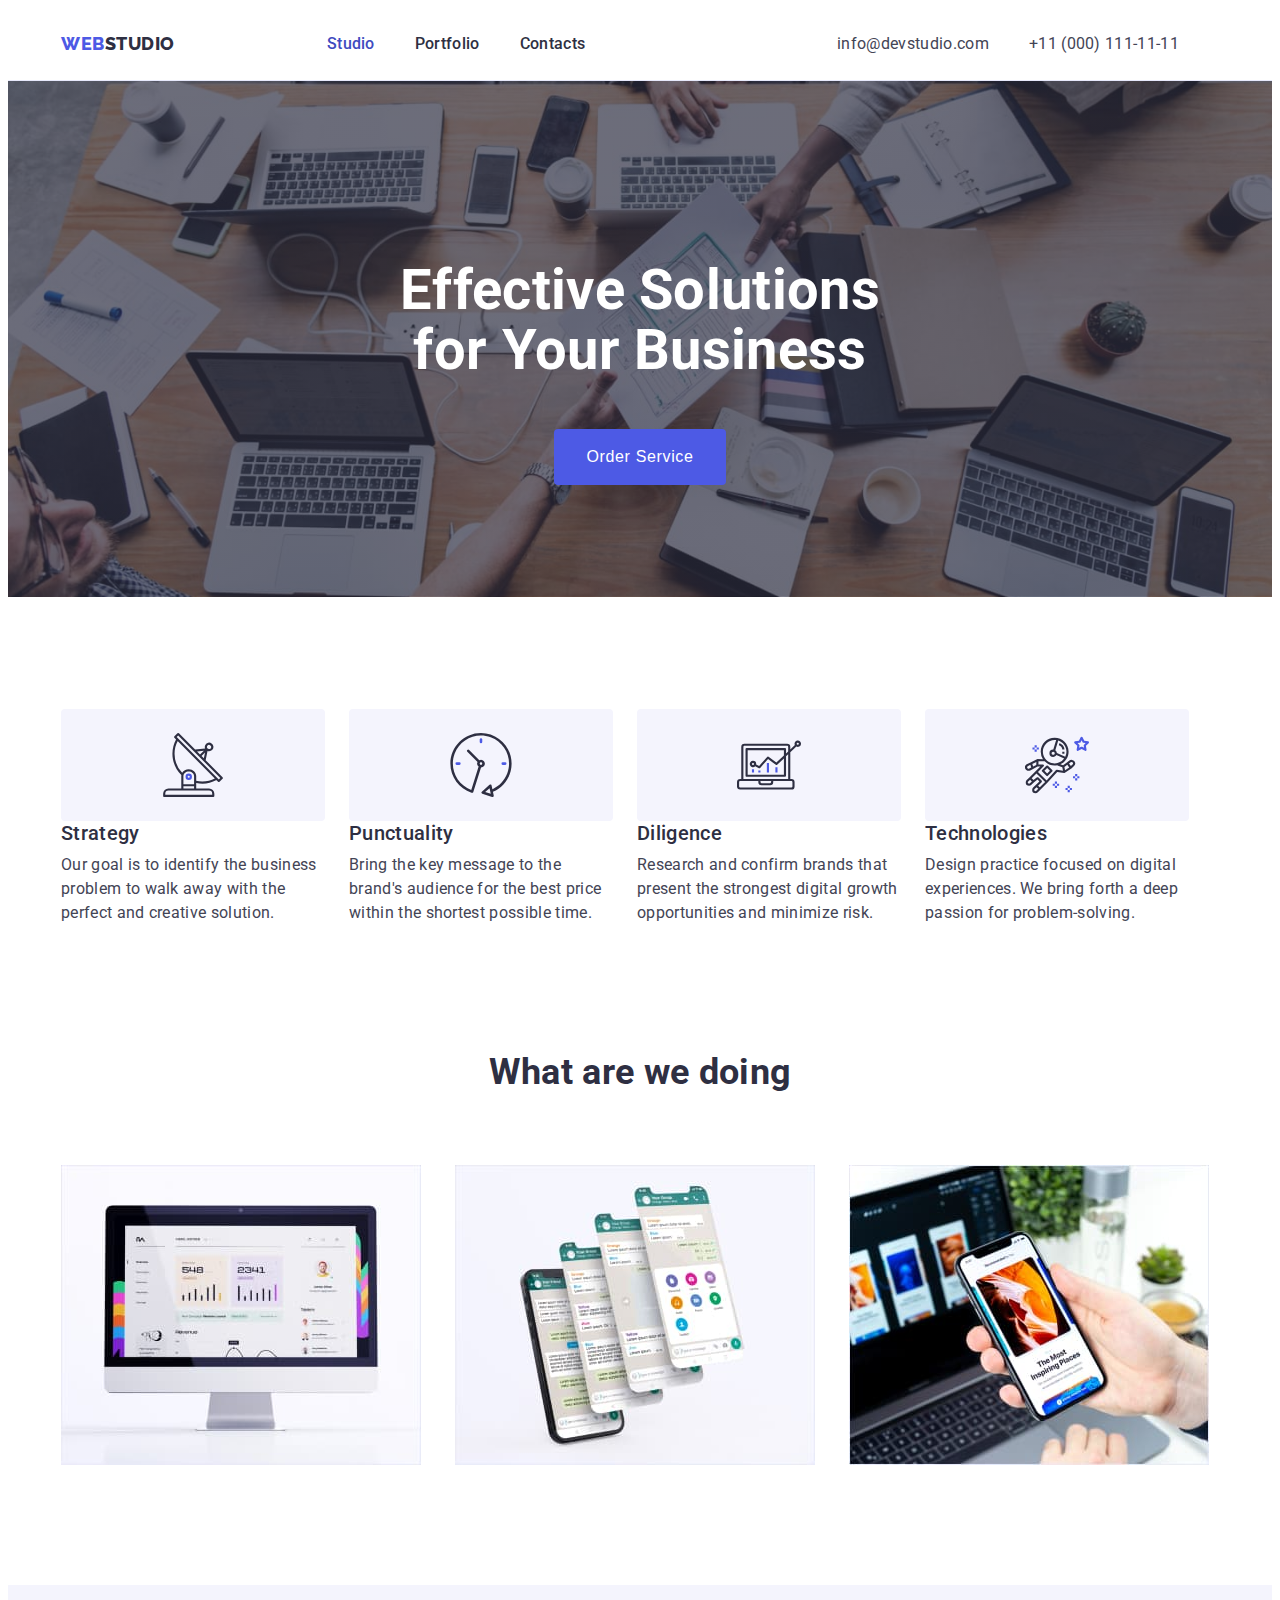
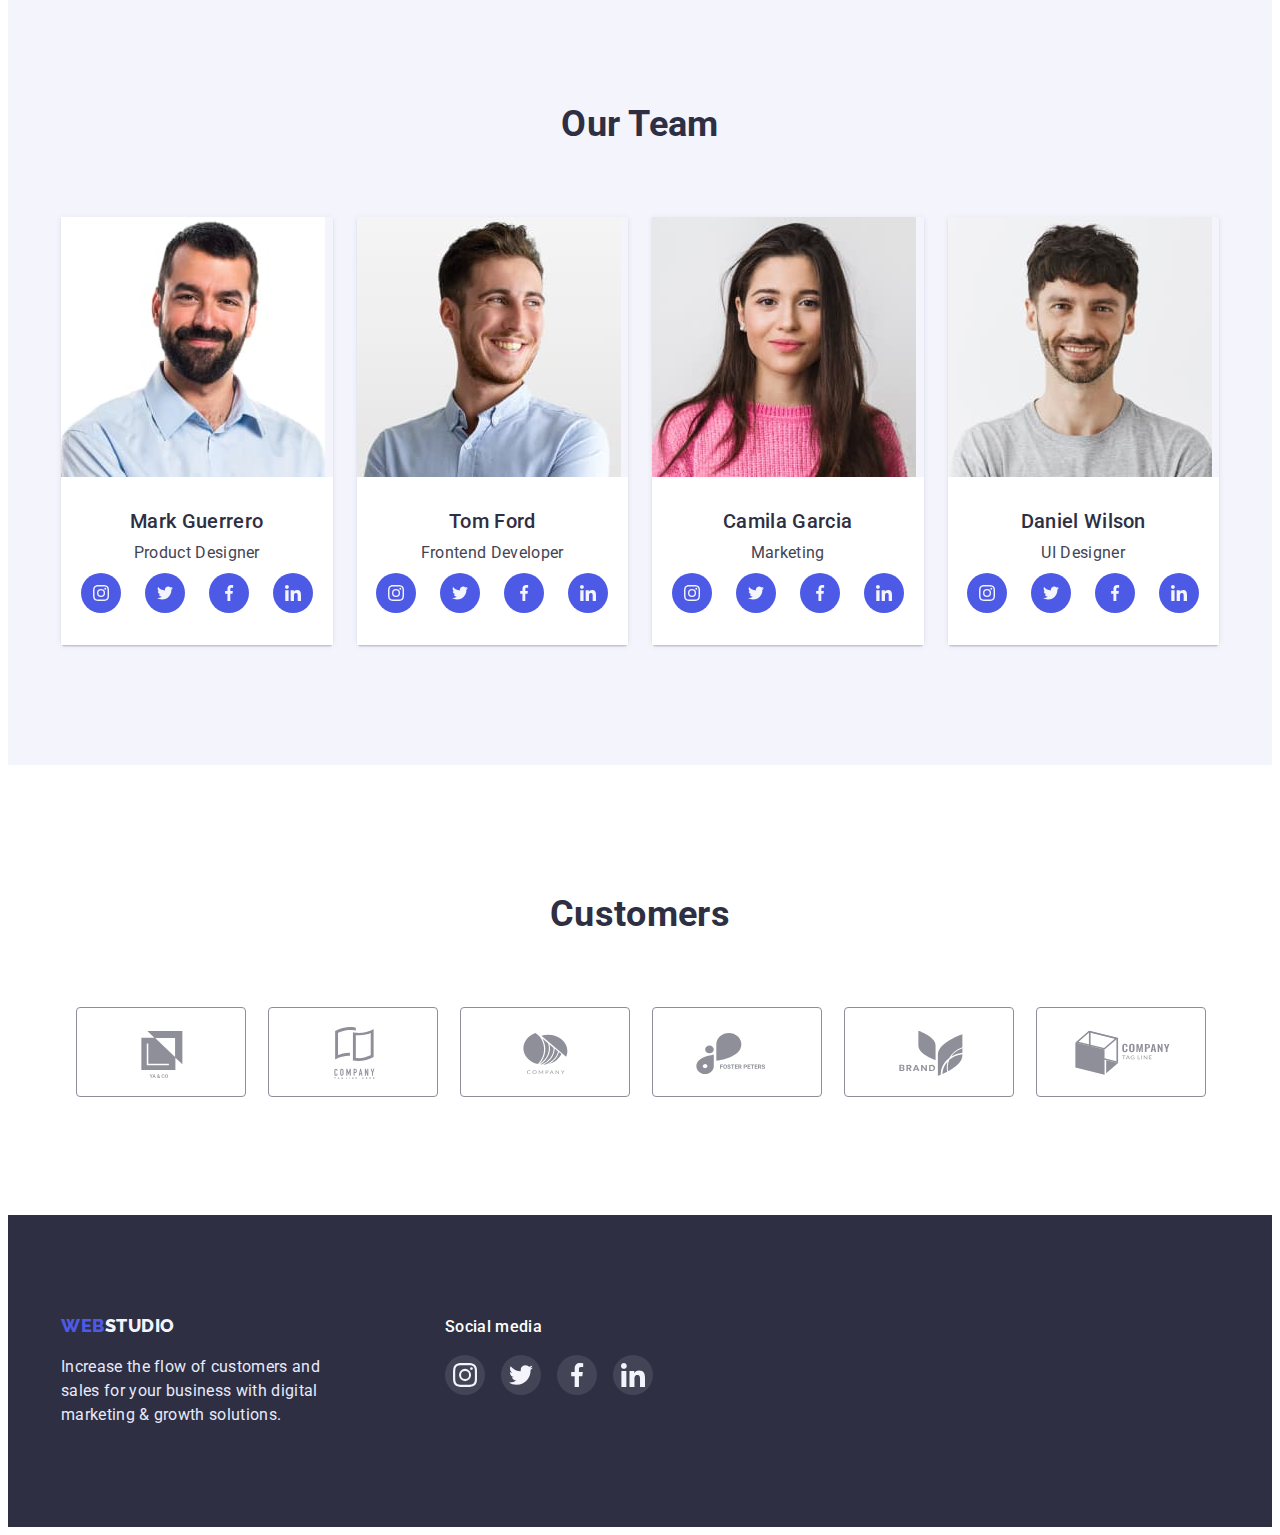
<file: index.html>
<!DOCTYPE html>
<html lang="en">

<head>
  <meta charset="UTF-8" />
  <meta http-equiv="X-UA-Compatible" content="IE=edge" />
  <meta name="viewport" content="width=, initial-scale=1.0" />
  <title>Studio</title>
  <link rel="stylesheet" href="https://cdnjs.cloudflare.com/ajax/libs/modern-normalize/1.1.0/modern-normalize.min.css"
    integrity="sha512-wpPYUAdjBVSE4KJnH1VR1HeZfpl1ub8YT/NKx4PuQ5NmX2tKuGu6U/JRp5y+Y8XG2tV+wKQpNHVUX03MfMFn9Q=="
    crossorigin="anonymous" referrerpolicy="no-referrer" />
  <link rel="preconnect" href="https://fonts.googleapis.com">
  <link rel="preconnect" href="https://fonts.gstatic.com" crossorigin>
  <link href="https://fonts.googleapis.com/css2?family=Raleway:wght@800&family=Roboto:wght@400;500;700;900&display=swap"
    rel="stylesheet">
  <link rel="stylesheet" href="./css/style.css" />
</head>

<body class="page">
  <header class="nav">
    <div class="container header-container">
      <nav class="menu-link">
        <a href="./index.html" class="logo">Web<span class="decor">Studio</span></a>
        <ul class="site-nav list">
          <li><a href="./index.html" class="link current">Studio</a></li>
          <li><a href="./portfolio.html" class="link">Portfolio</a></li>
          <li><a href="" class="link">Contacts</a></li>
        </ul>
      </nav>
      <address class="address">
        <ul class="address-nav list">
          <li>
            <a href="mailto:info@devstudio.com" class="mail">info@devstudio.com</a>
          </li>
          <li>
            <a href="tel:+110001111111" class="tel">+11 (000) 111-11-11</a>
          </li>
        </ul>
      </address>
    </div>
  </header>
  <main>
    <section class="hero">
      <div class="container hero-container">
        <h1 class="hero-title">Effective Solutions for Your Business</h1>
        <button type="button" class="btn">Order Service</button>
      </div>
    </section>
    <section class="action-container">
      <div class="container ">
        <h2 class="visually-hidden">Actions</h2>
        <ul class="actions list">
          <li class="action">
            <div class="action-card"><svg class="action-icon" width="64" height="64">
                <use href="./images/icon.svg#icon-antenna"></use>
              </svg></div>
            <h3 class="section-title">Strategy</h3>
            <p class="text">
              Our goal is to identify the business problem to walk away with the
              perfect and creative solution.
            </p>
          </li>
          <li class="action">
            <div class="action-card"><svg class="action-icon" width="64" height="64">
                <use href="./images/icon.svg#icon-clock"></use>
              </svg></div>
            <h3 class="section-title">Punctuality</h3>
            <p class="text">
              Bring the key message to the brand's audience for the best price
              within the shortest possible time.
            </p>
          </li>
          <li class="action">
            <div class="action-card"><svg class="action-icon" width="64" height="64">
                <use href="./images/icon.svg#icon-diagram"></use>
              </svg></div>
            <h3 class="section-title">Diligence</h3>
            <p class="text">
              Research and confirm brands that present the strongest digital
              growth opportunities and minimize risk.
            </p>
          </li>
          <li class="action">
            <div class="action-card"><svg class="action-icon" width="64" height="64">
                <use href="./images/icon.svg#icon-astronaut"></use>
              </svg></div>
            <h3 class="section-title">Technologies</h3>
            <p class="text">
              Design practice focused on digital experiences. We bring forth a
              deep passion for problem-solving.
            </p>
          </li>
        </ul>
      </div>
    </section>
    <section class="section">
      <div class="container">
        <h2 class="title">What are we doing</h2>
        <ul class="card-set list">
          <li class="section-images"><img src="./images/img1.jpg" alt="Laptop" width="360" /></li>
          <li class="section-images"><img src=" ./images/img2.jpg" alt="Screen" width="360" /></li>
          <li class="section-images"><img src=" ./images/img3.jpg" alt="Phone" width="360" /></li>
        </ul>
      </div>
    </section>
    <section class="team">
      <div class="container">
        <h2 class="team-title">Our Team</h2>
        <ul class="team-members card-set list">
          <li class="team-images">
            <img src="./images/member1.jpg" alt="Designer" width="264" />
            <div class="name">
              <h3 class="member">Mark Guerrero</h3>
              <p class="text">Product Designer</p>
              <ul class="team-social-list list">
                <li class="team-social-item"><a href="" class="team-social-link link"><svg class="team-social-icon"
                      width="16" height="16">
                      <use href="./images/icon.svg#icon-instagram"></use>
                    </svg></a></li>
                <li class="team-social-item"><a href="" class="team-social-link link"><svg class="team-social-icon"
                      width="16" height="16">
                      <use href="./images/icon.svg#icon-twitter"></use>
                    </svg></a></li>
                <li class="team-social-item"><a href="" class="team-social-link link"><svg class="team-social-icon"
                      width="16" height="16">
                      <use href="./images/icon.svg#icon-facebook"></use>
                    </svg></a></li>
                <li class="team-social-item"><a href="" class="team-social-link link"><svg class="team-social-icon"
                      width="16" height="16">
                      <use href="./images/icon.svg#icon-linkedin"></use>
                    </svg></a></li>
              </ul>
            </div>
          </li>
          <li class="team-images">
            <img src="./images/member2.jpg" alt="Developer" width="264" />
            <div class="name">
              <h3 class="member">Tom Ford</h3>
              <p class="text">Frontend Developer</p>
              <ul class="team-social-list list">
                <li class="team-social-item"><a href="" class="team-social-link link"><svg class="team-social-icon"
                      width="16" height="16">
                      <use href="./images/icon.svg#icon-instagram"></use>
                    </svg></a></li>
                <li class="team-social-item"><a href="" class="team-social-link link"><svg class="team-social-icon"
                      width="16" height="16">
                      <use href="./images/icon.svg#icon-twitter"></use>
                    </svg></a></li>
                <li class="team-social-item"><a href="" class="team-social-link link"><svg class="team-social-icon"
                      width="16" height="16">
                      <use href="./images/icon.svg#icon-facebook"></use>
                    </svg></a></li>
                <li class="team-social-item"><a href="" class="team-social-link link"><svg class="team-social-icon"
                      width="16" height="16">
                      <use href="./images/icon.svg#icon-linkedin"></use>
                    </svg></a></li>
              </ul>
            </div>
          </li>
          <li class="team-images">
            <img src="./images/member3.jpg" alt="Marketing" width="264" />
            <div class="name">
              <h3 class="member">Camila Garcia</h3>
              <p class="text">Marketing</p>
              <ul class="team-social-list list">
                <li class="team-social-item"><a href="" class="team-social-link link"><svg class="team-social-icon"
                      width="16" height="16">
                      <use href="./images/icon.svg#icon-instagram"></use>
                    </svg></a></li>
                <li class="team-social-item"><a href="" class="team-social-link link"><svg class="team-social-icon"
                      width="16" height="16">
                      <use href="./images/icon.svg#icon-twitter"></use>
                    </svg></a></li>
                <li class="team-social-item"><a href="" class="team-social-link link"><svg class="team-social-icon"
                      width="16" height="16">
                      <use href="./images/icon.svg#icon-facebook"></use>
                    </svg></a></li>
                <li class="team-social-item"><a href="" class="team-social-link link"><svg class="team-social-icon"
                      width="16" height="16">
                      <use href="./images/icon.svg#icon-linkedin"></use>
                    </svg></a></li>
              </ul>
            </div>
          </li>
          <li class="team-images">
            <img src="./images/member4.jpg" alt="UIDesigner" width="264" />
            <div class="name">
              <h3 class="member">Daniel Wilson</h3>
              <p class="text">UI Designer</p>
              <ul class="team-social-list list">
                <li class="team-social-item"><a href="" class="team-social-link link"><svg class="team-social-icon"
                      width="16" height="16">
                      <use href="./images/icon.svg#icon-instagram"></use>
                    </svg></a></li>
                <li class="team-social-item"><a href="" class="team-social-link link"><svg class="team-social-icon"
                      width="16" height="16">
                      <use href="./images/icon.svg#icon-twitter"></use>
                    </svg></a></li>
                <li class="team-social-item"><a href="" class="team-social-link link"><svg class="team-social-icon"
                      width="16" height="16">
                      <use href="./images/icon.svg#icon-facebook"></use>
                    </svg></a></li>
                <li class="team-social-item"><a href="" class="team-social-link link"><svg class="team-social-icon"
                      width="16" height="16">
                      <use href="./images/icon.svg#icon-linkedin"></use>
                    </svg></a></li>
              </ul>
            </div>
          </li>
        </ul>
      </div>
    </section>
    <section class="customers">
      <h2 class="customers-title title">Customers</h2>
      <ul class="customers-list list">
        <li class="customers-item"><a href="" class="customers-link link"><svg class="customers-icon" width="104"
              height="56">
              <use href="./images/icon.svg#icon-Logo"></use>
            </svg> </a></li>
        <li class="customers-item"><a href="" class="customers-link link"><svg class="customers-icon" width="104"
              height="56">
              <use href="./images/icon.svg#icon-Logo1"></use>
            </svg> </a></li>
        <li class="customers-item"><a href="" class="customers-link link"><svg class="customers-icon" width="104"
              height="56">
              <use href="./images/icon.svg#icon-Logo2"></use>
            </svg> </a></li>
        <li class="customers-item"><a href="" class="customers-link link"><svg class="customers-icon" width="104"
              height="56">
              <use href="./images/icon.svg#icon-Logo3"></use>
            </svg> </a></li>
        <li class="customers-item"><a href="" class="customers-link link"><svg class="customers-icon" width="104"
              height="56">
              <use href="./images/icon.svg#icon-Logo4"></use>
            </svg> </a></li>
        <li class="customers-item"><a href="" class="customers-link link"><svg class="customers-icon" width="104"
              height="56">
              <use href="./images/icon.svg#icon-Logo5"></use>
            </svg> </a></li>
      </ul>
    </section>
  </main>
  <footer class="footer">
    <div class="container">
      <div class="footer-container">
        <a href="./index.html" class="footer-logo">Web<span class="footer-decor">Studio</span></a>
        <p class="footer-text">
          Increase the flow of customers and sales for your business with digital
          marketing & growth solutions.
        </p>
      </div>
      <div class="footer-media">
        <p class="footer-media-title">Social media</p>
        <ul class="footer-media-list list">
          <li class="footer-media-item"><a href="" class="footer-media-link link"><svg class="footer-media-icon"
                width="24" height="24">
                <use href="./images/icon.svg#icon-instagram"></use>
              </svg></a></li>
          <li class="footer-media-item"><a href="" class="footer-media-link link"><svg class="footer-media-icon"
                width="24" height="24">
                <use href="./images/icon.svg#icon-twitter"></use>
              </svg></a></li>
          <li class="footer-media-item"><a href="" class="footer-media-link link"><svg class="footer-media-icon"
                width="24" height="24">
                <use href="./images/icon.svg#icon-facebook"></use>
              </svg></a></li>
          <li class="footer-media-item"><a href="" class="footer-media-link link"><svg class="footer-media-icon"
                width="24" height="24">
                <use href="./images/icon.svg#icon-linkedin"></use>
              </svg></a></li>
        </ul>
      </div>
    </div>
  </footer>
</body>

</html>
</file>
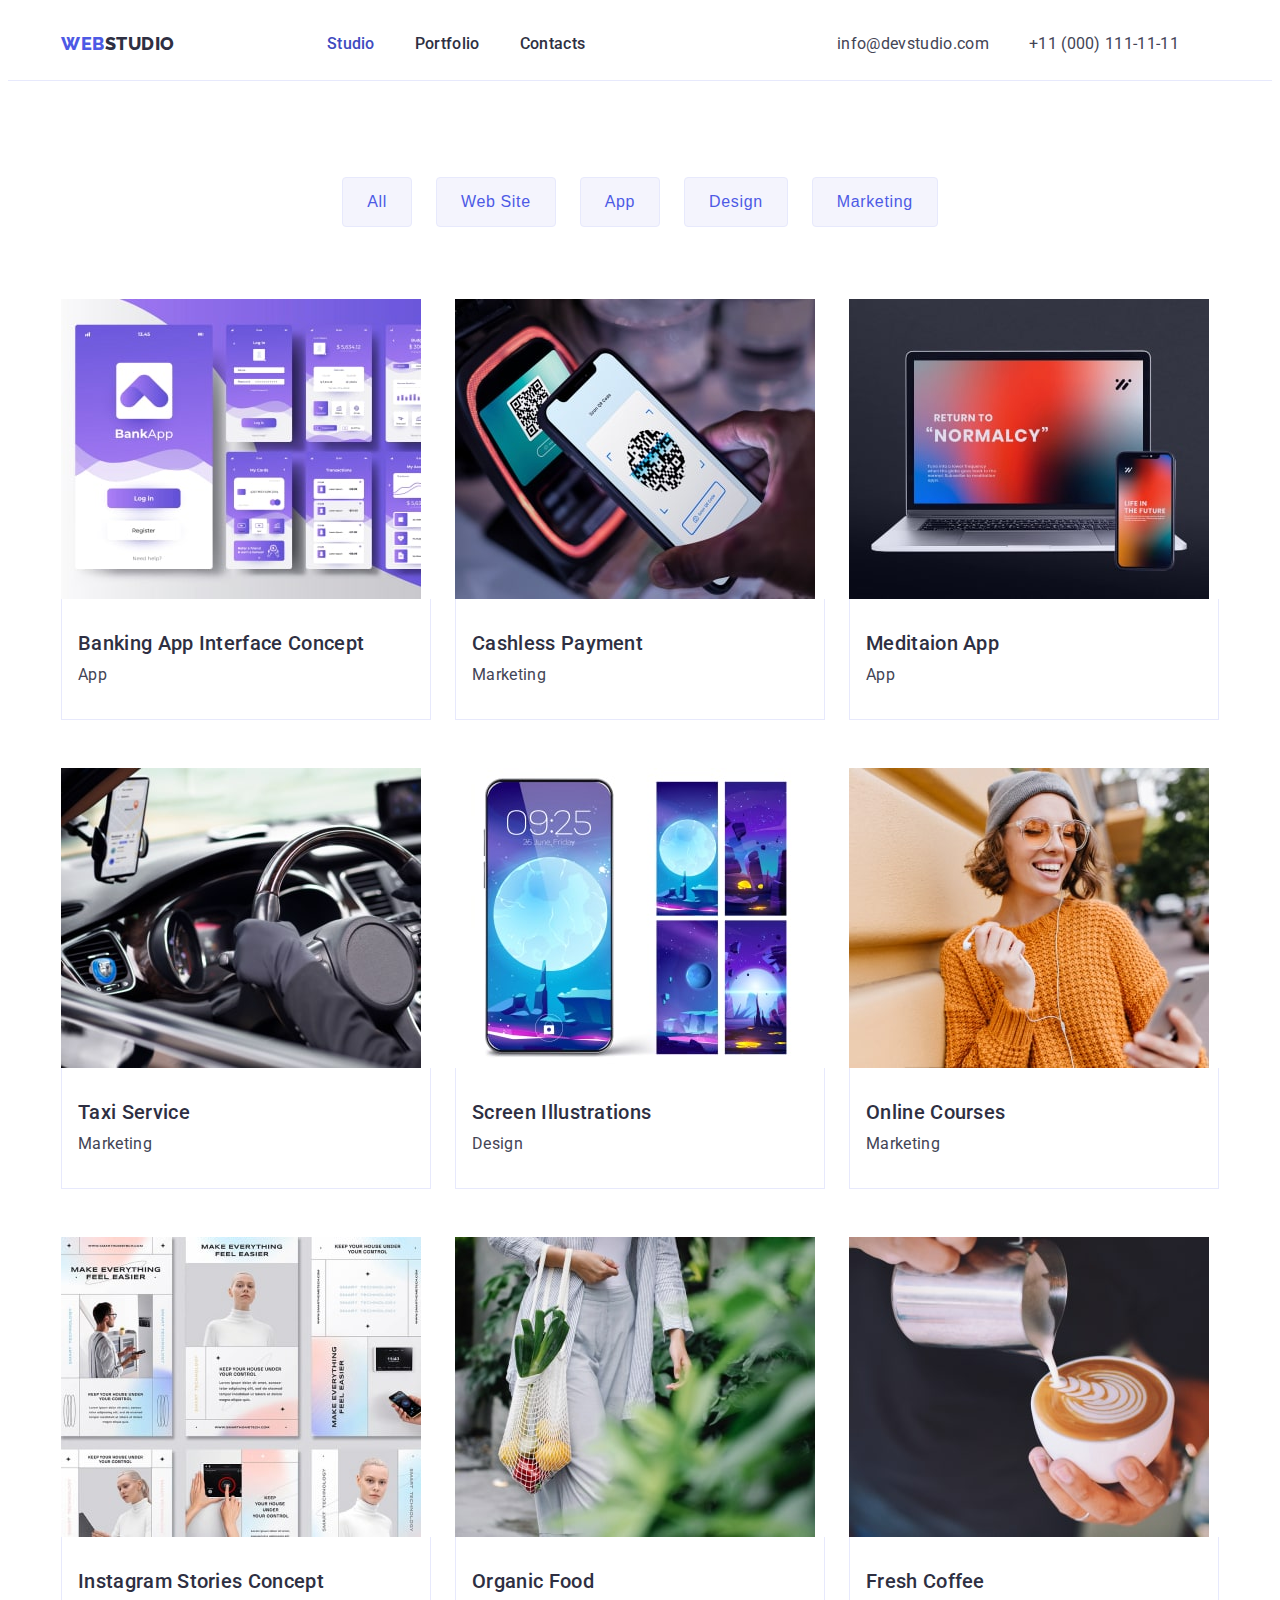
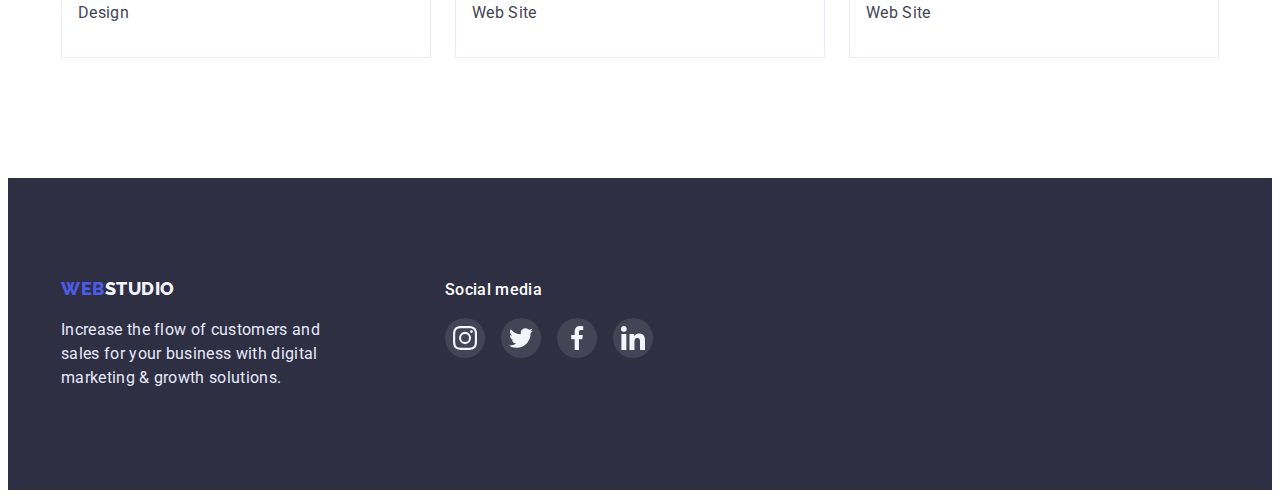
<file: portfolio.html>
<!DOCTYPE html>
<html lang="en">

<head>
  <meta charset="UTF-8" />
  <meta http-equiv="X-UA-Compatible" content="IE=edge" />
  <meta name="viewport" content="width=device-width, initial-scale=1.0" />
  <title>Portfolio</title>
  <link rel="stylesheet" href="https://cdnjs.cloudflare.com/ajax/libs/modern-normalize/1.1.0/modern-normalize.min.css"
    integrity="sha512-wpPYUAdjBVSE4KJnH1VR1HeZfpl1ub8YT/NKx4PuQ5NmX2tKuGu6U/JRp5y+Y8XG2tV+wKQpNHVUX03MfMFn9Q=="
    crossorigin="anonymous" referrerpolicy="no-referrer" />
  <link rel="preconnect" href="https://fonts.googleapis.com">
  <link rel="preconnect" href="https://fonts.gstatic.com" crossorigin>
  <link href="https://fonts.googleapis.com/css2?family=Raleway:wght@800&family=Roboto:wght@400;500;700;900&display=swap"
    rel="stylesheet">
  <link rel="stylesheet" href="./css/style.css" />
</head>

<body class="page">
  <header class="nav">
    <div class="container header-container">
      <nav class="menu-link">
        <a href="./index.html" class="logo">Web<span class="decor">Studio</span></a>
        <ul class="site-nav list">
          <li><a href="./index.html" class="link current">Studio</a></li>
          <li><a href="./portfolio.html" class="link">Portfolio</a></li>
          <li><a href="" class="link">Contacts</a></li>
        </ul>
      </nav>
      <address class="address">
        <ul class="address-nav list">
          <li>
            <a href="mailto:info@devstudio.com" class="mail">info@devstudio.com</a>
          </li>
          <li>
            <a href="tel:+110001111111" class="tel">+11 (000) 111-11-11</a>
          </li>
        </ul>
      </address>
    </div>
  </header>
  <main>
    <section class="menu">
      <div class="container">
        <h1 class="visually-hidden">Portfolio</h1>
        <ul class="menu-nav list">
          <li><button type="button" class="button">All</button></li>
          <li><button type="button" class="button">Web Site</button></li>
          <li><button type="button" class="button">App</button></li>
          <li><button type="button" class="button">Design</button></li>
          <li><button type="button" class="button">Marketing</button></li>
        </ul>
        <ul class="photo card-set  list">
          <li class="photo-card">
            <a href="" class="item"><img src="./images/app1.jpg" alt="App" width="360" />
              <div class="photo-name">
                <h2 class="photo-title">Banking App Interface Concept</h2>
                <p class="photo-text">App</p>

              </div>
            </a>
          </li>
          <li class="photo-card">
            <a href="" class="item"><img src="./images/app2.jpg" alt="App" width="360" />
              <div class="photo-name">
                <h2 class="photo-title">Cashless Payment</h2>
                <p class="photo-text">Marketing</p>
              </div>
            </a>
          </li>
          <li class="photo-card">
            <a href="" class="item"><img src="./images/app3.jpg" alt="App" width="360" />
              <div class="photo-name">
                <h2 class="photo-title">Meditaion App</h2>
                <p class="photo-text">App</p>
              </div>
            </a>
          </li>
          <li class="photo-card">
            <a href="" class="item"><img src="./images/design1.jpg" alt="Design" width="360" />
              <div class="photo-name">
                <h2 class="photo-title">Taxi Service</h2>
                <p class="photo-text">Marketing</p>
              </div>
            </a>
          </li>
          <li class="photo-card">
            <a href="" class="item"><img src="./images/design2.jpg" alt="Design" width="360" />
              <div class="photo-name">
                <h2 class="photo-title">Screen Illustrations</h2>
                <p class="photo-text">Design</p>
              </div>
            </a>
          </li>
          <li class="photo-card">
            <a href="" class="item"><img src="./images/design3.jpg" alt="Design" width="360" />
              <div class="photo-name">
                <h2 class="photo-title">Online Courses</h2>
                <p class="photo-text">Marketing</p>
              </div>
            </a>
          </li>
          <li class="photo-card">
            <a href="" class="item"><img src="./images/marketing1.jpg" alt="Marketing" width="360" />
              <div class="photo-name">
                <h2 class="photo-title">Instagram Stories Concept</h2>
                <p class="photo-text">Design</p>
              </div>
            </a>
          </li>
          <li class="photo-card">
            <a href="" class="item"><img src="./images/marketing2.jpg" alt="Marketing" width="360" />
              <div class="photo-name">
                <h2 class="photo-title">Organic Food</h2>
                <p class="photo-text">Web Site</p>
              </div>
            </a>
          </li>
          <li class="photo-card">
            <a href="" class="item"><img src="./images/marketing3.jpg" alt="Marketing" width="360" />
              <div class="photo-name">
                <h2 class="photo-title">Fresh Coffee</h2>
                <p class="photo-text">Web Site</p>
              </div>
            </a>
          </li>
        </ul>
      </div>
    </section>
  </main>
  <footer class="footer">
    <div class="container">
      <div class="footer-container">
        <a href="./index.html" class="footer-logo">Web<span class="footer-decor">Studio</span></a>
        <p class="footer-text">
          Increase the flow of customers and sales for your business with digital
          marketing & growth solutions.
        </p>
      </div>
      <div class="footer-media">
        <p class="footer-media-title">Social media</p>
        <ul class="footer-media-list list">
          <li class="footer-media-item"><a href="" class="footer-media-link link"><svg class="footer-media-icon"
                width="24" height="24">
                <use href="./images/icon.svg#icon-instagram"></use>
              </svg></a></li>
          <li class="footer-media-item"><a href="" class="footer-media-link link"><svg class="footer-media-icon"
                width="24" height="24">
                <use href="./images/icon.svg#icon-twitter"></use>
              </svg></a></li>
          <li class="footer-media-item"><a href="" class="footer-media-link link"><svg class="footer-media-icon"
                width="24" height="24">
                <use href="./images/icon.svg#icon-facebook"></use>
              </svg></a></li>
          <li class="footer-media-item"><a href="" class="footer-media-link link"><svg class="footer-media-icon"
                width="24" height="24">
                <use href="./images/icon.svg#icon-linkedin"></use>
              </svg></a></li>
        </ul>
      </div>
    </div>
  </footer>
</body>

</html>
</file>
<file: css/style.css>
:root {
  --primary-text-color: #434455;
  --title-text-color: #2e2f42;
  --accent-color: #e7e9fc;
  --background-color: #f4f4fd;
  --hover-color: #404bbf;
  --white-color: #ffffff;
  --primary-brand: #4d5ae5;
}
h1,
h2,
h3,
p {
  margin: 0;
}
ul {
  margin: 0;
  padding: 0;
}
img {
  display: block;
  max-width: 100%;
  height: auto;
}
body {
  background-color: var(--white-color);
  color: var(--primary-text-color);
  font-family: Roboto, sans-serif;
  letter-spacing: 0.02em;
  font-size: 16px;
  line-height: 1.5;
}
.container {
  width: 1158px;
  margin: 0 auto;
  padding: 0 15px;
}
.list {
  list-style: none;
}
.visually-hidden {
  position: absolute;
  width: 1px;
  height: 1px;
  margin: -1px;
  border: 0;
  padding: 0;
  white-space: nowrap;
  clip-path: inset(100%);
  clip: rect(0 0 0 0);
  overflow: hidden;
}
.nav {
  padding: 24px 0;
  border-bottom: 1px solid #e7e9fc;
}
.menu-link {
  display: flex;
}
.header-container {
  display: flex;
}
.logo {
  color: var(--primary-brand);
  font-family: Raleway, sans-serif;
  font-weight: 800;
  font-size: 18px;
  line-height: 1.33;
  letter-spacing: 0.03em;
  text-transform: uppercase;
  text-decoration: none;
  margin-right: 76px;
}
.decor {
  color: var(--title-text-color);
  font-family: Raleway, sans-serif;
  font-family: 'Raleway';
  font-style: normal;
  font-weight: 800;
  font-size: 18px;
  line-height: 1.33;
  letter-spacing: 0.03em;
  text-transform: uppercase;
  text-decoration: none;
  margin-right: 76px;
}
.site-nav {
  display: flex;
  gap: 40px;
}

.site-nav .link {
  color: var(--title-text-color);
  font-weight: 500;
  text-decoration: none;
}
.site-nav .link:hover,
.site-nav .link:focus {
  color: var(--hover-color);
}
.site-nav .link.current {
  color: var(--hover-color);
}
.address {
  margin-left: auto;
}
.address-nav {
  display: flex;
}
.address-nav .mail,
.address-nav .tel {
  color: var(--primary-text-color);
  font-style: normal;
  font-weight: 400;
  text-decoration: none;
  margin-right: 40px;
}
.address-nav :hover,
.address-nav :focus {
  color: var(--hover-color);
}
.hero {
  background-color: var(--title-text-color);
  padding-bottom: 112px;
  padding-top: 180px;
  flex-grow: 1;
  background-image: linear-gradient(
      rgba(46, 47, 66, 0.7),
      rgba(46, 47, 66, 0.7)
    ),
    url(../images/people-office.jpg);
  background-repeat: no-repeat;
  background-position: center;
  background-size: cover;
  max-width: 1440px;
  margin: 0 auto;
}
.hero-title {
  color: var(--white-color);
  font-weight: 700;
  font-size: 56px;
  line-height: 1.07;
  text-align: center;
  max-width: 496px;
  margin-right: auto;
  margin-left: auto;
  margin-bottom: 48px;
}
.btn {
  color: var(--white-color);
  background-color: var(--primary-brand);
  font-weight: 500;
  font-size: 16px;
  line-height: 1.5;
  letter-spacing: 0.04em;
  cursor: pointer;
  padding: 16px 32px;
  display: block;
  margin: 0 auto;
  min-width: 169px;
  border-radius: 4px;
  border: none;
}
.btn:hover,
.btn:focus {
  color: var(--white-color);
  background: var(--hover-color);
}
.section {
  padding: 120px 0;
}
.action-container {
  padding-top: 112px;
}
.action {
  width: 264px;
}
.action-card {
  display: flex;
  gap: 24px;
  justify-content: center;
  align-items: center;
  width: 264px;
  height: 112px;
  background-color: var(--background-color);
  border-radius: 4px;
}
.actions {
  display: flex;
  gap: 24px;
}
.section-title {
  color: var(--title-text-color);
  font-weight: 500;
  font-size: 20px;
  line-height: 1.2;
  margin-bottom: 8px;
}
.card-set {
  display: flex;
  flex-wrap: wrap;
  gap: 24px;
  padding: 0;
  list-style: none;
}
.section-images {
  flex-basis: calc((100% - 48px) / 3);
}
.images {
  display: flex;
  margin-right: 24px;
}
.team-images {
  flex-basis: calc((100% - 72px) / 4);
  border-radius: 0px 0px 4px 4px;
  box-shadow: 0px 1px 6px rgba(46, 47, 66, 0.08),
    0px 1px 1px rgba(46, 47, 66, 0.16), 0px 2px 1px rgba(46, 47, 66, 0.08);
}
.name {
  background-color: var(--white-color);
  padding: 32px 16px;
  text-align: center;
}
.title,
.team-title {
  color: var(--title-text-color);
  font-weight: 700;
  font-size: 36px;
  line-height: 1.11;
  text-align: center;
  margin-bottom: 72px;
}
.team {
  background-color: var(--background-color);
  color: var(--primary-text-color);
  padding: 120px 0;
}
.team-members {
  display: flex;
}
.member {
  color: var(--title-text-color);
  font-weight: 500;
  font-size: 20px;
  line-height: 1.2;
  margin-bottom: 8px;
}
.text {
  margin-bottom: 8px;
}
.team-social-list {
  display: flex;
  justify-content: center;
  gap: 24px;
}
.team-social-item {
  width: 40px;
  height: 40px;
}
.team-social-link {
  display: flex;
  justify-content: center;
  align-items: center;
  width: 100%;
  height: 100%;
  border-radius: 50%;
  background-color: var(--primary-brand);
}
.team-social-link:is(:hover, :focus) {
  background-color: #404bbf;
}
.team-social-icon {
  display: flex;
  justify-content: center;
  align-items: center;
  width: 16px;
  height: 16px;
}
.customers-title {
  padding-top: 130px;
  margin-bottom: 72px;
}
.customers-list {
  display: flex;
  justify-content: center;
  gap: 24px;
  padding-bottom: 120px;
}
.customers-item {
  width: 168px;
  height: 88px;
}
.customers-link {
  display: flex;
  justify-content: center;
  align-items: center;
  width: 100%;
  height: 100%;
  border: 1px solid #8e8f99;
  border-radius: 4px;
  color: #8e8f99;
}
.customers-link:is(:hover, :focus) {
  border: 1px solid var(--hover-color);
  color: var(--hover-color);
}
.customers-icon {
  fill: currentColor;
}
.footer {
  background-color: var(--title-text-color);
  padding-top: 100px;
  padding-bottom: 100px;
}
.footer .container {
  display: flex;
}
.footer-logo {
  color: var(--primary-brand);
  font-family: Raleway, sans-serif;
  font-weight: 800;
  font-size: 18px;
  line-height: 1.17;
  letter-spacing: 0.03em;
  text-transform: uppercase;
  text-decoration: none;
}
.footer-decor {
  color: var(--background-color);
  font-family: Raleway, sans-serif;
  font-weight: 800;
  font-size: 18px;
  line-height: 1.17;
  letter-spacing: 0.03em;
  text-transform: uppercase;
  text-decoration: none;
}
.footer-text {
  color: var(--accent-color);
  margin-top: 16px;
  width: 264px;
}
.footer-media-title {
  font-weight: 500;
  font-size: 16px;
  line-height: 1.5;
  letter-spacing: 0.02em;
  color: var(--white-color);
  margin-bottom: 16px;
}
.footer-media {
  margin-left: 120px;
}
.footer-media-list {
  display: flex;
  gap: 16px;
}
.footer-media-item {
  width: 40px;
  height: 40px;
}
.footer-media-link {
  display: flex;
  justify-content: center;
  align-items: center;
  width: 100%;
  height: 100%;
  border-radius: 50%;
  background: rgba(255, 255, 255, 0.1);
}
.footer-media-link:is(:hover, :focus) {
  background: #31d0aa;
}
.menu {
  padding-bottom: 120px;
  padding-top: 96px;
}
.menu-nav {
  display: flex;
  flex-direction: row;
  justify-content: center;
  padding: 0px;
  gap: 24px;
  margin-bottom: 72px;
}
.button {
  background-color: var(--background-color);
  color: var(--primary-brand);
  font-weight: 500;
  font-size: 16px;
  line-height: 1.5;
  letter-spacing: 0.04em;
  cursor: pointer;
  padding: 12px 24px;
  border: 1px solid #e7e9fc;
  border-radius: 4px;
}
.button:hover,
.button:focus {
  background-color: var(--hover-color);
  color: var(--white-color);
  border: 1px solid transparent;
  box-shadow: 0px 3px 1px rgba(0, 0, 0, 0.1), 0px 2px 1px rgba(0, 0, 0, 0.08),
    0px 2px 2px rgba(0, 0, 0, 0.12);
}
.item {
  text-decoration: none;
  display: block;
}
.item .photo-title {
  color: var(--title-text-color);
  font-weight: 500;
  font-size: 20px;
  line-height: 1.2;
  text-decoration: none;
}
.item .photo-text {
  color: var(--primary-text-color);
  font-weight: 400;
  font-size: 16px;
  line-height: 1.5;
}
.photo {
  column-gap: 24px;
  row-gap: 48px;
}
.photo-card {
  flex-basis: calc((100% - 48px) / 3);
}
.photo-card:hover {
  box-shadow: 0px 1px 6px rgba(46, 47, 66, 0.08),
    0px 1px 1px rgba(46, 47, 66, 0.16), 0px 2px 1px rgba(46, 47, 66, 0.08);
}
.photo-name {
  padding: 32px 0;
  display: block;
  border: 1px solid #e7e9fc;
  border-top-width: 0;
}
.photo-title {
  margin-bottom: 8px;
  padding-left: 16px;
}
.photo-text {
  padding-left: 16px;
}
</file>
